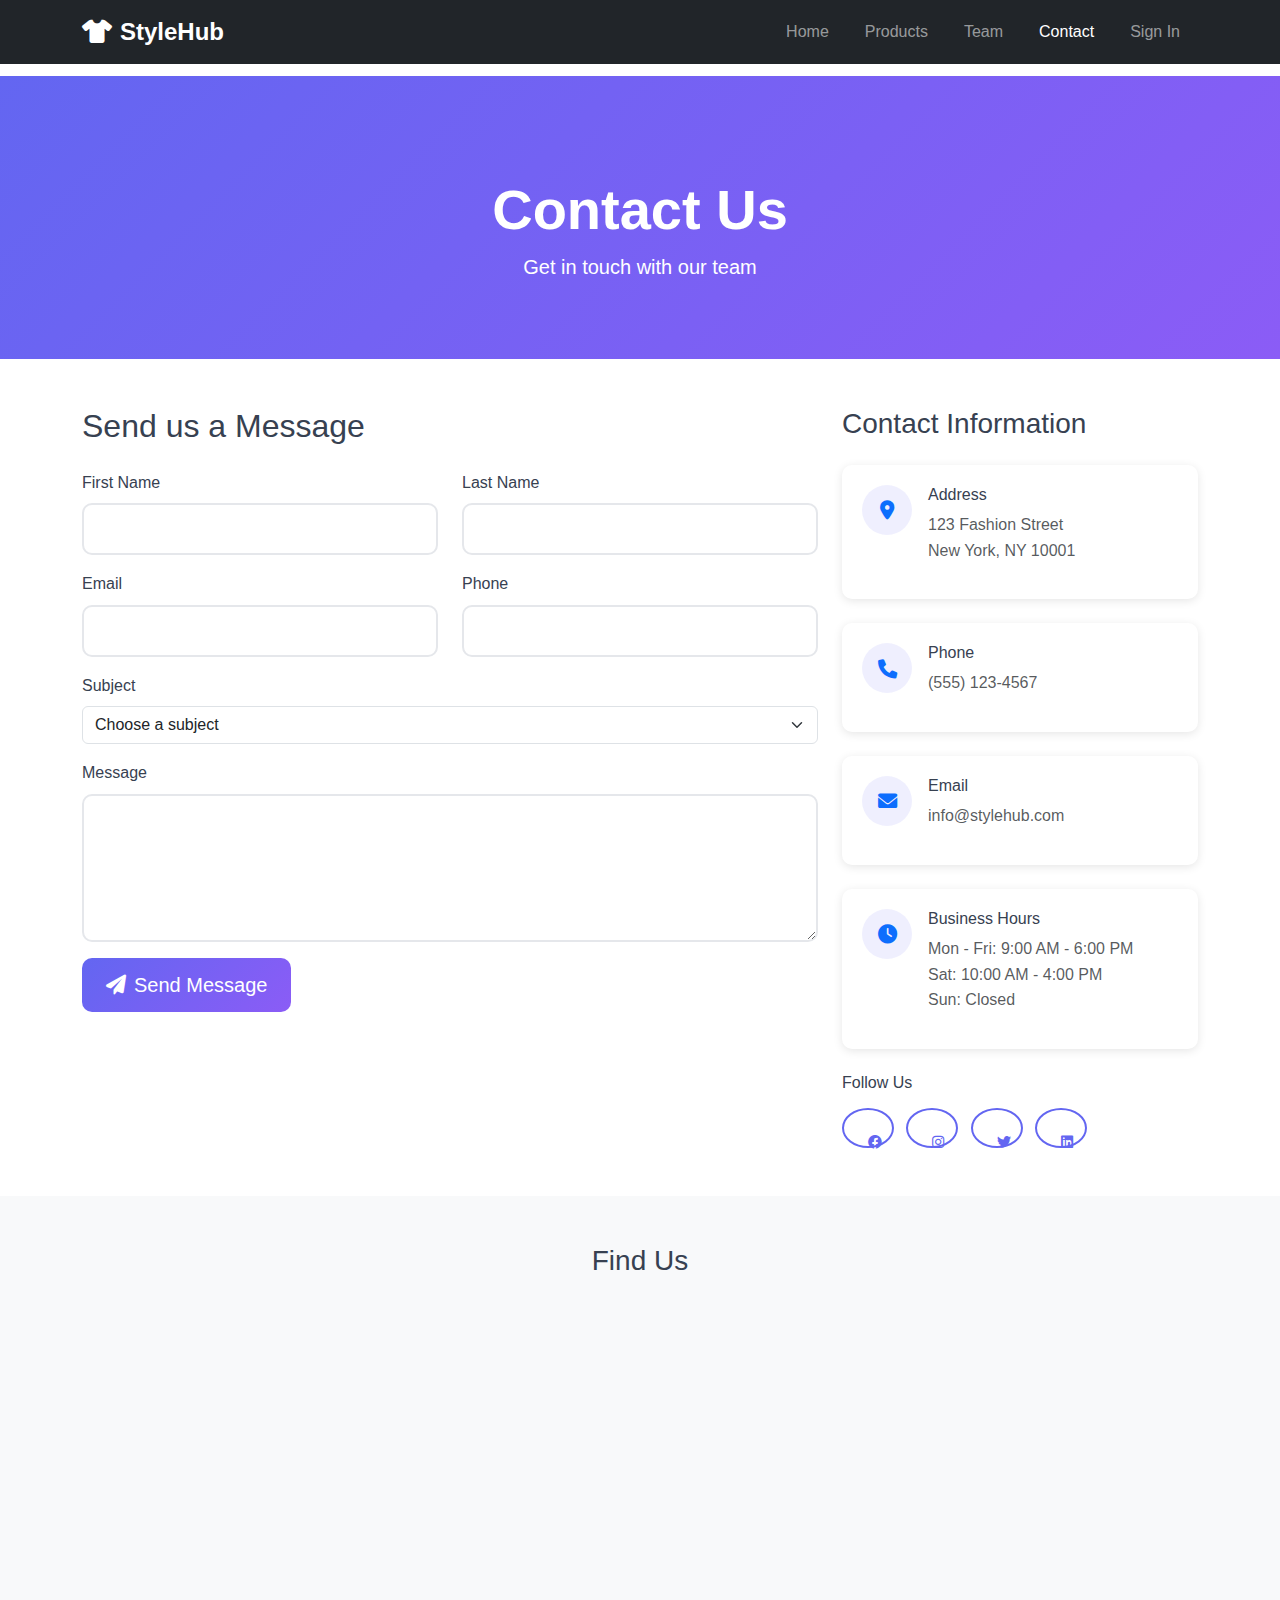
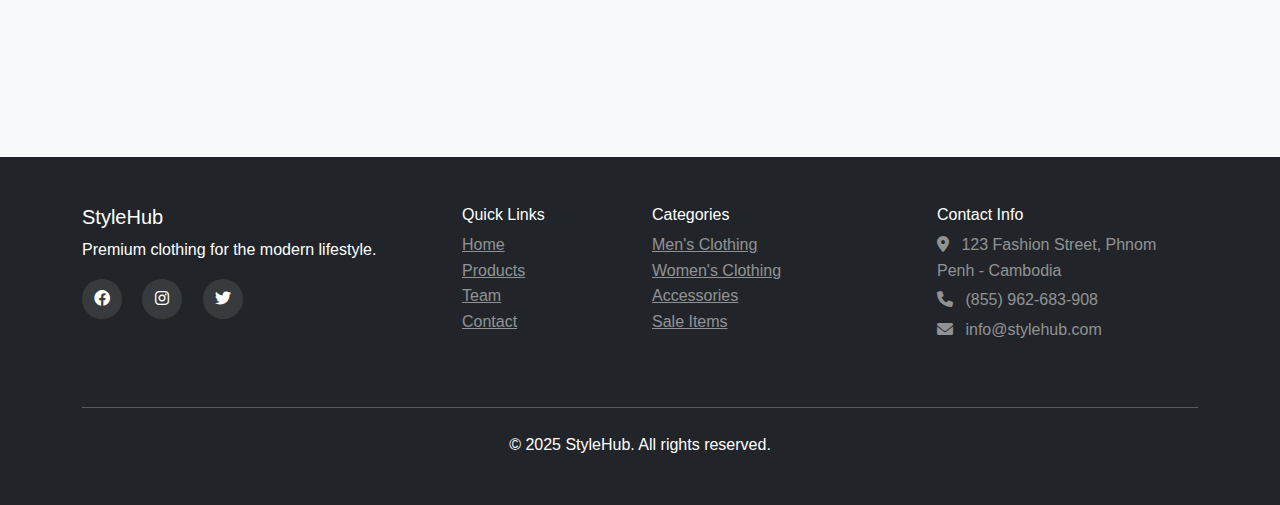
<file: contact.html>
<!DOCTYPE html>
<html lang="en">
<head>
    <meta charset="UTF-8">
    <meta name="viewport" content="width=device-width, initial-scale=1.0">
    <title>Contact - StyleHub</title>
    <link href="https://cdn.jsdelivr.net/npm/bootstrap@5.3.0/dist/css/bootstrap.min.css" rel="stylesheet">
    <link href="https://cdnjs.cloudflare.com/ajax/libs/font-awesome/6.0.0/css/all.min.css" rel="stylesheet">
    <link href="assets/css/style.css" rel="stylesheet">
</head>
<body>
    <!-- Navigation -->
    <nav class="navbar navbar-expand-lg navbar-dark bg-dark fixed-top">
        <div class="container">
            <a class="navbar-brand animate-brand" href="index.html">
                <i class="fas fa-tshirt me-2"></i>StyleHub
            </a>
            <button class="navbar-toggler" type="button" data-bs-toggle="collapse" data-bs-target="#navbarNav">
                <span class="navbar-toggler-icon"></span>
            </button>
            <div class="collapse navbar-collapse" id="navbarNav">
                <ul class="navbar-nav ms-auto">
                    <li class="nav-item">
                        <a class="nav-link" href="index.html">Home</a>
                    </li>
                    <li class="nav-item">
                        <a class="nav-link" href="products.html">Products</a>
                    </li>
                    <li class="nav-item">
                        <a class="nav-link" href="team-member.html">Team</a>
                    </li>
                    <li class="nav-item">
                        <a class="nav-link active" href="contact.html">Contact</a>
                    </li>
                    <li class="nav-item">
                        <a class="nav-link" href="sign-in.html">Sign In</a>
                    </li>
                </ul>
            </div>
        </div>
    </nav>

    <!-- Page Header -->
    <section class="page-header bg-primary text-white">
        <div class="container">
            <div class="row">
                <div class="col-12 text-center">
                    <h1 class="display-4 fw-bold animate-fade-in">Contact Us</h1>
                    <p class="lead">Get in touch with our team</p>
                </div>
            </div>
        </div>
    </section>

    <!-- Contact Section -->
    <section class="py-5">
        <div class="container">
            <div class="row">
                <div class="col-lg-8 mb-5">
                    <div class="animate-slide-up">
                        <h2 class="mb-4">Send us a Message</h2>
                        <form id="contactForm">
                            <div class="row">
                                <div class="col-md-6 mb-3">
                                    <label for="firstName" class="form-label">First Name</label>
                                    <input type="text" class="form-control" id="firstName" required>
                                </div>
                                <div class="col-md-6 mb-3">
                                    <label for="lastName" class="form-label">Last Name</label>
                                    <input type="text" class="form-control" id="lastName" required>
                                </div>
                            </div>
                            <div class="row">
                                <div class="col-md-6 mb-3">
                                    <label for="email" class="form-label">Email</label>
                                    <input type="email" class="form-control" id="email" required>
                                </div>
                                <div class="col-md-6 mb-3">
                                    <label for="phone" class="form-label">Phone</label>
                                    <input type="tel" class="form-control" id="phone">
                                </div>
                            </div>
                            <div class="mb-3">
                                <label for="subject" class="form-label">Subject</label>
                                <select class="form-select" id="subject" required>
                                    <option value="">Choose a subject</option>
                                    <option value="general">General Inquiry</option>
                                    <option value="support">Customer Support</option>
                                    <option value="returns">Returns & Exchanges</option>
                                    <option value="wholesale">Wholesale Inquiry</option>
                                </select>
                            </div>
                            <div class="mb-3">
                                <label for="message" class="form-label">Message</label>
                                <textarea class="form-control" id="message" rows="5" required></textarea>
                            </div>
                            <button type="submit" class="btn btn-primary btn-lg animate-button">
                                <i class="fas fa-paper-plane me-2"></i>Send Message
                            </button>
                        </form>
                    </div>
                </div>
                
                <div class="col-lg-4">
                    <div class="animate-slide-up">
                        <h3 class="mb-4">Contact Information</h3>
                        
                        <div class="contact-info-item mb-4">
                            <div class="d-flex align-items-start">
                                <div class="contact-icon">
                                    <i class="fas fa-map-marker-alt text-primary"></i>
                                </div>
                                <div class="ms-3">
                                    <h6>Address</h6>
                                    <p class="text-muted">123 Fashion Street<br>New York, NY 10001</p>
                                </div>
                            </div>
                        </div>
                        
                        <div class="contact-info-item mb-4">
                            <div class="d-flex align-items-start">
                                <div class="contact-icon">
                                    <i class="fas fa-phone text-primary"></i>
                                </div>
                                <div class="ms-3">
                                    <h6>Phone</h6>
                                    <p class="text-muted">(555) 123-4567</p>
                                </div>
                            </div>
                        </div>
                        
                        <div class="contact-info-item mb-4">
                            <div class="d-flex align-items-start">
                                <div class="contact-icon">
                                    <i class="fas fa-envelope text-primary"></i>
                                </div>
                                <div class="ms-3">
                                    <h6>Email</h6>
                                    <p class="text-muted">info@stylehub.com</p>
                                </div>
                            </div>
                        </div>
                        
                        <div class="contact-info-item mb-4">
                            <div class="d-flex align-items-start">
                                <div class="contact-icon">
                                    <i class="fas fa-clock text-primary"></i>
                                </div>
                                <div class="ms-3">
                                    <h6>Business Hours</h6>
                                    <p class="text-muted">
                                        Mon - Fri: 9:00 AM - 6:00 PM<br>
                                        Sat: 10:00 AM - 4:00 PM<br>
                                        Sun: Closed
                                    </p>
                                </div>
                            </div>
                        </div>
                        
                        <div class="social-links">
                            <h6 class="mb-3">Follow Us</h6>
                            <a href="#" class="btn btn-outline-primary btn-sm me-2">
                                <i class="fab fa-facebook"></i>
                            </a>
                            <a href="#" class="btn btn-outline-primary btn-sm me-2">
                                <i class="fab fa-instagram"></i>
                            </a>
                            <a href="#" class="btn btn-outline-primary btn-sm me-2">
                                <i class="fab fa-twitter"></i>
                            </a>
                            <a href="#" class="btn btn-outline-primary btn-sm">
                                <i class="fab fa-linkedin"></i>
                            </a>
                        </div>
                    </div>
                </div>
            </div>
        </div>
    </section>

    <!-- Map Section -->
    <section class="py-5 bg-light">
        <div class="container">
            <div class="row">
                <div class="col-12">
                    <h3 class="text-center mb-4">Find Us</h3>
                    <div class="map-container animate-fade-in">
                        <iframe 
                            src="https://www.google.com/maps/embed?pb=!1m18!1m12!1m3!1d3022.9663095343008!2d-74.00425878459418!3d40.74844097932681!2m3!1f0!2f0!3f0!3m2!1i1024!2i768!4f13.1!3m3!1m2!1s0x89c259bf5c1654f3%3A0xc80f9cfce5383d5d!2sNew%20York%2C%20NY%2C%20USA!5e0!3m2!1sen!2s!4v1635959542132!5m2!1sen!2s" 
                            width="100%" 
                            height="400" 
                            style="border:0;" 
                            allowfullscreen="" 
                            loading="lazy">
                        </iframe>
                    </div>
                </div>
            </div>
        </div>
    </section>

    <!-- Footer -->
    <footer class="bg-dark text-white py-5">
        <div class="container">
            <div class="row">
                <div class="col-lg-4 mb-4">
                    <h5>StyleHub</h5>
                    <p>Premium clothing for the modern lifestyle.</p>
                    <div class="social-links">
                        <a href="#" class="text-white me-3"><i class="fab fa-facebook"></i></a>
                        <a href="#" class="text-white me-3"><i class="fab fa-instagram"></i></a>
                        <a href="#" class="text-white me-3"><i class="fab fa-twitter"></i></a>
                    </div>
                </div>
                <div class="col-lg-2 mb-4">
                    <h6>Quick Links</h6>
                    <ul class="list-unstyled">
                        <li><a href="index.html" class="text-white-50">Home</a></li>
                        <li><a href="products.html" class="text-white-50">Products</a></li>
                        <li><a href="team-member.html" class="text-white-50">Team</a></li>
                        <li><a href="contact.html" class="text-white-50">Contact</a></li>
                    </ul>
                </div>
                <div class="col-lg-3 mb-4">
                    <h6>Categories</h6>
                    <ul class="list-unstyled">
                        <li><a href="#" class="text-white-50">Men's Clothing</a></li>
                        <li><a href="#" class="text-white-50">Women's Clothing</a></li>
                        <li><a href="#" class="text-white-50">Accessories</a></li>
                        <li><a href="#" class="text-white-50">Sale Items</a></li>
                    </ul>
                </div>
                <div class="col-lg-3 mb-4">
                    <h6>Contact Info</h6>
                    <p class="text-white-50 mb-1">
                        <i class="fas fa-map-marker-alt me-2"></i>
                        123 Fashion Street, Phnom Penh - Cambodia
                    </p>
                    <p class="text-white-50 mb-1">
                        <i class="fas fa-phone me-2"></i>
                        (855) 962-683-908
                    </p>
                    <p class="text-white-50">
                        <i class="fas fa-envelope me-2"></i>
                        info@stylehub.com
                    </p>
                </div>
            </div>
            <hr class="my-4">
            <div class="text-center">
                <p class="mb-0">&copy; 2025 StyleHub. All rights reserved.</p>
            </div>
        </div>
    </footer>

    <script src="https://cdn.jsdelivr.net/npm/bootstrap@5.3.0/dist/js/bootstrap.bundle.min.js"></script>
    <script src="assets/js/main.js"></script>
    <script src="assets/js/contact.js"></script>
</body>
</html>
</file>
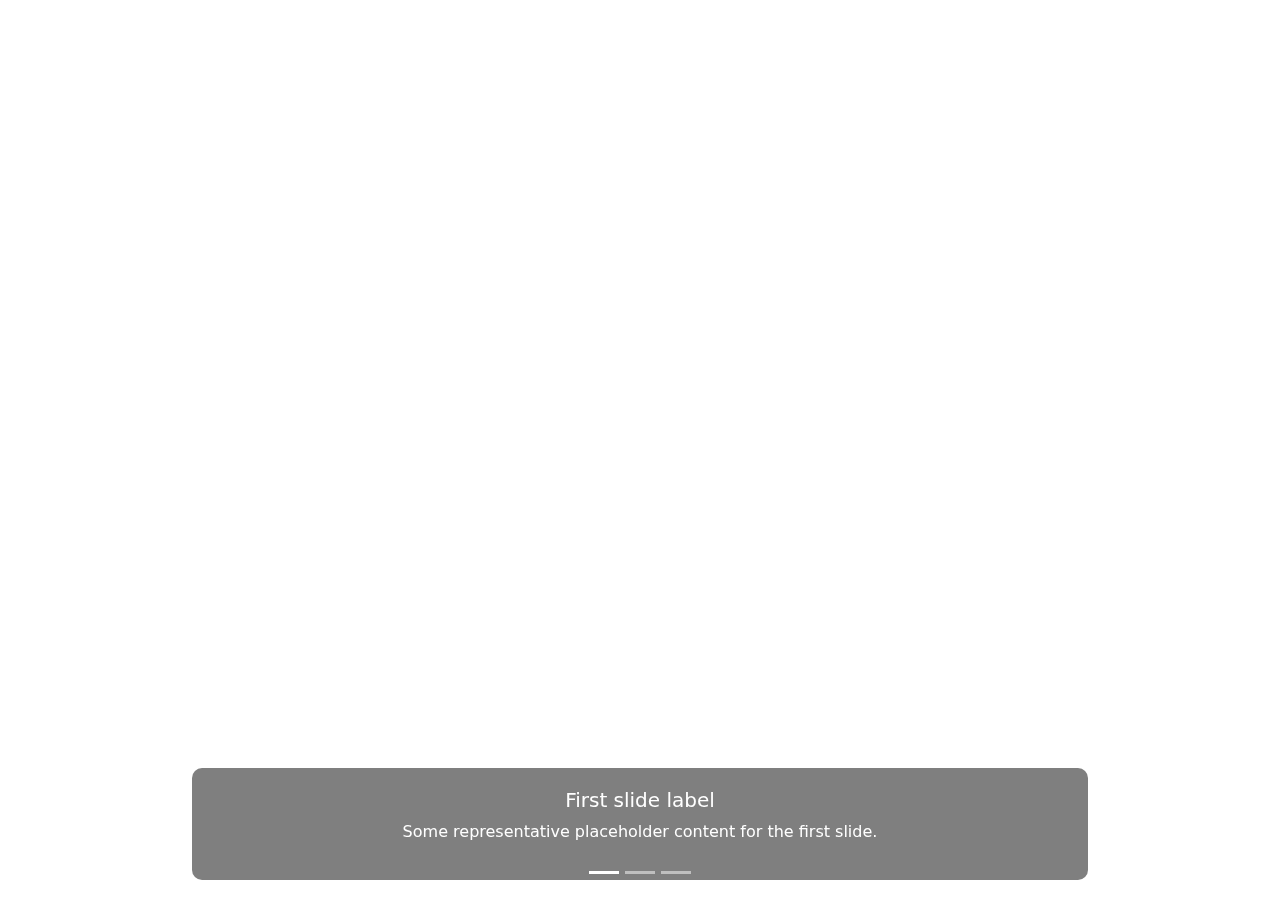
<file: herotest.html>
<!DOCTYPE html>
<html lang="en">
<head>
    <meta charset="UTF-8">
    <meta name="viewport" content="width=device-width, initial-scale=1.0">
    <title>Boutique Store</title>
    <link href="https://cdn.jsdelivr.net/npm/bootstrap@5.3.0/dist/css/bootstrap.min.css" rel="stylesheet">
    <style>
        .carousel-item {
            height: 100vh;
            background-size: cover;
            background-position: center;
        }
        #slide1 { background-image: url('https://i.pinimg.com/736x/4c/ab/c9/4cabc97ce9c3edfef50e10d319b16818.jpg'); }
        #slide2 { background-image: url('https://i.pinimg.com/736x/88/74/38/8874385ae23064db9d638023f64b282a.jpg'); }
        #slide3 { background-image: url('https://i.pinimg.com/736x/4c/ab/c9/4cabc97ce9c3edfef50e10d319b16818.jpg'); }
        .carousel-caption {
            background: rgba(0, 0, 0, 0.5);
            padding: 20px;
            border-radius: 10px;
        }
    </style>
</head>
<body>
    <div id="carouselExampleCaptions" class="carousel slide">
        <div class="carousel-indicators">
            <button type="button" data-bs-target="#carouselExampleCaptions" data-bs-slide-to="0" class="active" aria-current="true" aria-label="Slide 1"></button>
            <button type="button" data-bs-target="#carouselExampleCaptions" data-bs-slide-to="1" aria-label="Slide 2"></button>
            <button type="button" data-bs-target="#carouselExampleCaptions" data-bs-slide-to="2" aria-label="Slide 3"></button>
        </div>
        <div class="carousel-inner">
            <div class="carousel-item active" id="slide1">
                <div class="carousel-caption d-none d-md-block">
                    <h5>First slide label</h5>
                    <p>Some representative placeholder content for the first slide.</p>
                </div>
            </div>
            <div class="carousel-item" id="slide2">
                <div class="carousel-caption d-none d-md-block">
                    <h5>Second slide label</h5>
                    <p>Some representative placeholder content for the second slide.</p>
                </div>
            </div>
            <div class="carousel-item" id="slide3">
                <div class="carousel-caption d-none d-md-block">
                    <h5>Third slide label</h5>
                    <p>Some representative placeholder content for the third slide.</p>
                </div>
            </div>
        </div>
        <button class="carousel-control-prev" type="button" data-bs-target="#carouselExampleCaptions" data-bs-slide="prev">
            <span class="carousel-control-prev-icon" aria-hidden="true"></span>
            <span class="visually-hidden">Previous</span>
        </button>
        <button class="carousel-control-next" type="button" data-bs-target="#carouselExampleCaptions" data-bs-slide="next">
            <span class="carousel-control-next-icon" aria-hidden="true"></span>
            <span class="visually-hidden">Next</span>
        </button>
    </div>
    <script src="https://cdn.jsdelivr.net/npm/bootstrap@5.3.0/dist/js/bootstrap.bundle.min.js"></script>
</body>
</html>
</file>
<file: assets/css/style.css>
/* Custom CSS for StyleHub */

:root {
  --primary-color: #6366f1;
  --secondary-color: #8b5cf6;
  --dark-color: #1f2937;
  --light-color: #f8fafc;
  --text-color: #374151;
  --border-color: #e5e7eb;
}

* {
  margin: 0;
  padding: 0;
  box-sizing: border-box;
}

body {
  font-family: "Inter", -apple-system, BlinkMacSystemFont, sans-serif;
  line-height: 1.6;
  color: var(--text-color);
  padding-top: 76px;
}

/* Animations */
@keyframes fadeIn {
  from {
    opacity: 0;
    transform: translateY(30px);
  }
  to {
    opacity: 1;
    transform: translateY(0);
  }
}

@keyframes slideUp {
  from {
    opacity: 0;
    transform: translateY(50px);
  }
  to {
    opacity: 1;
    transform: translateY(0);
  }
}

@keyframes slideLeft {
  from {
    opacity: 0;
    transform: translateX(-50px);
  }
  to {
    opacity: 1;
    transform: translateX(0);
  }
}

@keyframes slideRight {
  from {
    opacity: 0;
    transform: translateX(50px);
  }
  to {
    opacity: 1;
    transform: translateX(0);
  }
}

@keyframes bounce {
  0%,
  20%,
  50%,
  80%,
  100% {
    transform: translateY(0);
  }
  40% {
    transform: translateY(-10px);
  }
  60% {
    transform: translateY(-5px);
  }
}

@keyframes pulse {
  0% {
    transform: scale(1);
  }
  50% {
    transform: scale(1.05);
  }
  100% {
    transform: scale(1);
  }
}

/* Animation Classes */
.animate-fade-in {
  animation: fadeIn 1s ease-out;
}

.animate-slide-up {
  animation: slideUp 0.8s ease-out;
}

.animate-slide-left {
  animation: slideLeft 0.8s ease-out;
}

.animate-slide-right {
  animation: slideRight 0.8s ease-out;
}

.animate-bounce {
  animation: bounce 2s infinite;
}

.animate-pulse {
  animation: pulse 2s infinite;
}

.animate-button {
  transition: all 0.3s ease;
}

.animate-button:hover {
  transform: translateY(-2px);
  box-shadow: 0 4px 15px rgba(0, 0, 0, 0.2);
}

.animate-brand {
  transition: all 0.3s ease;
}

.animate-brand:hover {
  transform: scale(1.1);
}

.animate-card {
  transition: all 0.3s ease;
}

.animate-card:hover {
  transform: translateY(-10px);
  box-shadow: 0 10px 30px rgba(0, 0, 0, 0.1);
}

/* Navigation */
.navbar-brand {
  font-size: 1.5rem;
  font-weight: bold;
}

.navbar-nav .nav-link {
  font-weight: 500;
  margin: 0 10px;
  transition: all 0.3s ease;
}

.navbar-nav .nav-link:hover {
  color: var(--primary-color) !important;
}

/* Hero Section */
/* .hero-section {
  background: linear-gradient(135deg, var(--primary-color), var(--secondary-color));
  position: relative;
  overflow: hidden;
}

.hero-section::before {
  content: "";
  position: absolute;
  top: 0;
  left: 0;
  right: 0;
  bottom: 0;    
  background: url("https://i.pinimg.com/736x/88/74/38/8874385ae23064db9d638023f64b282a.jpg") center / cover;
  opacity: 0.5;
}

.hero-overlay {
  position: absolute;
  top: 0;
  left: 0;
  right: 0;
  bottom: 0;
  background: rgba(0, 0, 0, 0.3);
}

.hero-content {
  position: relative;
  z-index: 2;
}

.hero-buttons .btn {
  margin-bottom: 10px;
} */
 .hero-section {
  position: relative;
  overflow: hidden;
}

.carousel-item {
  background: linear-gradient(135deg, var(--primary-color), var(--secondary-color));
  position: relative;
}

.carousel-item::before {
  content: "";
  position: absolute;
  top: 0;
  left: 0;
  right: 0;
  bottom: 0;    
  background-image: url(https://i.pinimg.com/736x/4c/ab/c9/4cabc97ce9c3edfef50e10d319b16818.jpg);
  /* opacity:0.8 ; */
}

.hero-overlay {
  position: absolute;
  top: 0;
  left: 0;
  right: 0;
  bottom: 0;
  background: rgba(0, 0, 0, 0.3);
  z-index: 1;
}

.hero-content {
  position: relative;
  z-index: 2;
}

.hero-buttons .btn {
  margin-bottom: 10px;
}

.carousel-control-prev,
.carousel-control-next {
  z-index: 3;
  width: 5%;
}

.carousel-control-prev-icon,
.carousel-control-next-icon {
  background-color: rgba(0, 0, 0, 0.5);
  border-radius: 50%;
}

/* Page Header */
.page-header {
  padding: 100px 0 60px;
  background: linear-gradient(135deg, var(--primary-color), var(--secondary-color));
}

/* Product Cards */
.product-card {
  border: none;
  border-radius: 15px;
  overflow: hidden;
  transition: all 0.3s ease;
  box-shadow: 0 2px 10px rgba(0, 0, 0, 0.1);
}

.product-card:hover {
  transform: translateY(-5px);
  box-shadow: 0 10px 30px rgba(0, 0, 0, 0.15);
}

.product-image {
  position: relative;
  overflow: hidden;
}

.product-image img {
  transition: transform 0.3s ease;
}

.product-card:hover .product-image img {
  transform: scale(1.1);
}

.product-overlay {
  position: absolute;
  top: 0;
  left: 0;
  right: 0;
  bottom: 0;
  background: rgba(0, 0, 0, 0.7);
  display: flex;
  align-items: center;
  justify-content: center;
  opacity: 0;
  transition: opacity 0.3s ease;
}

.product-card:hover .product-overlay {
  opacity: 1;
}

.product-price {
  font-size: 1.25rem;
  font-weight: bold;
  color: var(--primary-color);
}

/* Team Cards */
.team-card {
  background: white;
  border-radius: 15px;
  overflow: hidden;
  box-shadow: 0 5px 20px rgba(0, 0, 0, 0.1);
  transition: all 0.3s ease;
}

.team-image {
  position: relative;
  overflow: hidden;
}

.team-overlay {
  position: absolute;
  top: 0;
  left: 0;
  right: 0;
  bottom: 0;
  background: rgba(99, 102, 241, 0.9);
  display: flex;
  align-items: center;
  justify-content: center;
  opacity: 0;
  transition: opacity 0.3s ease;
}

.team-card:hover .team-overlay {
  opacity: 1;
}

.team-overlay .social-links a {
  color: white;
  font-size: 1.2rem;
  margin: 0 10px;
  transition: transform 0.3s ease;
}

.team-overlay .social-links a:hover {
  transform: scale(1.2);
}

.team-info {
  padding: 20px;
  text-align: center;
}

.team-info h5 {
  margin-bottom: 5px;
  font-weight: bold;
}

/* Department Cards */
.department-card {
  background: white;
  padding: 30px;
  border-radius: 15px;
  box-shadow: 0 5px 20px rgba(0, 0, 0, 0.1);
  transition: all 0.3s ease;
}

.department-card:hover {
  transform: translateY(-5px);
  box-shadow: 0 10px 30px rgba(0, 0, 0, 0.15);
}

/* Contact Info */
.contact-info-item {
  padding: 20px;
  background: white;
  border-radius: 10px;
  box-shadow: 0 2px 10px rgba(0, 0, 0, 0.1);
  transition: all 0.3s ease;
}

.contact-info-item:hover {
  transform: translateY(-2px);
  box-shadow: 0 5px 20px rgba(0, 0, 0, 0.15);
}

.contact-icon {
  width: 50px;
  height: 50px;
  background: rgba(99, 102, 241, 0.1);
  border-radius: 50%;
  display: flex;
  align-items: center;
  justify-content: center;
  font-size: 1.2rem;
}

.map-container {
  border-radius: 15px;
  overflow: hidden;
  box-shadow: 0 5px 20px rgba(0, 0, 0, 0.1);
}

/* Auth Section */
.auth-section {
  min-height: 100vh;
  background: linear-gradient(135deg, #f8fafc, #e2e8f0);
  padding: 100px 0 50px;
}

.auth-container {
  background: white;
  border-radius: 20px;
  overflow: hidden;
  box-shadow: 0 20px 60px rgba(0, 0, 0, 0.1);
  max-width: 900px;
  margin: 0 auto;
}

.auth-image-side {
  background: linear-gradient(135deg, var(--primary-color), var(--secondary-color));
  position: relative;
}

.auth-image-content {
  position: relative;
  height: 100%;
  display: flex;
  align-items: center;
  justify-content: center;
  padding: 40px;
}

.auth-overlay {
  position: absolute;
  bottom: 40px;
  left: 40px;
  right: 40px;
}

.auth-form-side {
  padding: 0;
}

.auth-form-content {
  padding: 60px 40px;
  height: 100%;
  display: flex;
  align-items: center;
}

.auth-form {
  width: 100%;
  display: none;
}

.auth-form.active {
  display: block;
  animation: fadeIn 0.5s ease-out;
}

/* Form Styles */
.form-control {
  border-radius: 10px;
  border: 2px solid var(--border-color);
  padding: 12px 15px;
  transition: all 0.3s ease;
}

.form-control:focus {
  border-color: var(--primary-color);
  box-shadow: 0 0 0 0.2rem rgba(99, 102, 241, 0.25);
}

.btn {
  border-radius: 10px;
  padding: 12px 24px;
  font-weight: 500;
  transition: all 0.3s ease;
}

.btn-primary {
  background: linear-gradient(135deg, var(--primary-color), var(--secondary-color));
  border: none;
}

.btn-primary:hover {
  background: linear-gradient(135deg, var(--secondary-color), var(--primary-color));
  transform: translateY(-2px);
  box-shadow: 0 5px 15px rgba(99, 102, 241, 0.4);
}

.btn-outline-primary {
  border: 2px solid var(--primary-color);
  color: var(--primary-color);
}

.btn-outline-primary:hover {
  background: var(--primary-color);
  border-color: var(--primary-color);
  transform: translateY(-2px);
}

/* Social Links */
.social-links a {
  display: inline-block;
  width: 40px;
  height: 40px;
  background: rgba(255, 255, 255, 0.1);
  border-radius: 50%;
  text-align: center;
  line-height: 40px;
  transition: all 0.3s ease;
}

.social-links a:hover {
  background: rgba(255, 255, 255, 0.2);
  transform: translateY(-2px);
}

/* Loading Animation */
.spinner-border {
  animation: spin 1s linear infinite;
}

@keyframes spin {
  0% {
    transform: rotate(0deg);
  }
  100% {
    transform: rotate(360deg);
  }
}

/* Responsive Design */
@media (max-width: 768px) {
  .hero-content h1 {
    font-size: 2.5rem;
  }

  .auth-container {
    margin: 20px;
  }

  .auth-form-content {
    padding: 40px 30px;
  }

  .auth-image-side {
    display: none;
  }

  .team-card,
  .department-card {
    margin-bottom: 30px;
  }
}

@media (max-width: 576px) {
  .hero-buttons .btn {
    display: block;
    width: 100%;
    margin-bottom: 15px;
  }

  .product-card {
    margin-bottom: 30px;
  }
}

/* Custom Scrollbar */
::-webkit-scrollbar {
  width: 8px;
}

::-webkit-scrollbar-track {
  background: #f1f1f1;
}

::-webkit-scrollbar-thumb {
  background: var(--primary-color);
  border-radius: 4px;
}

::-webkit-scrollbar-thumb:hover {
  background: var(--secondary-color);
}
</file>
